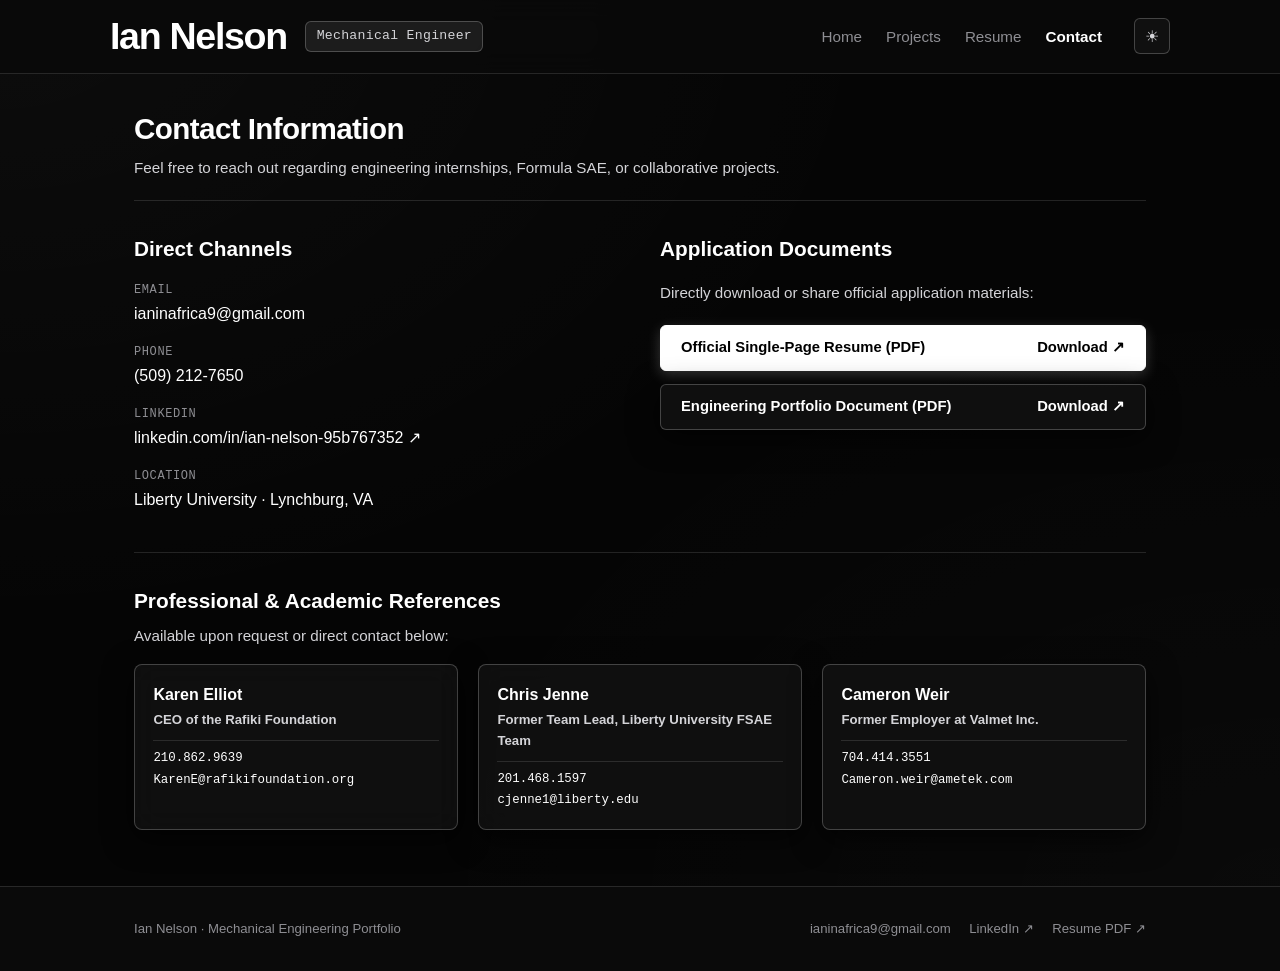
<file: contact.html>
<!DOCTYPE html>
<html lang="en">
<head>
  <meta charset="UTF-8">
  <meta name="viewport" content="width=device-width, initial-scale=1.0">
  <title>Contact | Ian Nelson - Mechanical Engineering</title>
  <meta name="description" content="Contact Ian Nelson - Mechanical Engineering student at Liberty University. Inquire about Summer 2027 internship opportunities.">
  <link rel="stylesheet" href="style.css">
</head>
<body>

  <!-- Top Navigation Header -->
  <header class="site-header">
    <div class="container header-inner">
      <div class="site-brand">
        <a href="index.html" class="brand-name">Ian Nelson</a>
        <span class="brand-tag">Mechanical Engineer</span>
      </div>

      <nav class="site-nav">
        <a href="index.html" class="nav-link">Home</a>
        <a href="projects.html" class="nav-link">Projects</a>
        <a href="resume.html" class="nav-link">Resume</a>
        <a href="contact.html" class="nav-link active">Contact</a>
        <button id="themeToggleBtn" class="theme-toggle-btn" aria-label="Toggle light/dark theme" title="Toggle Theme">&#9728;</button>
      </nav>
    </div>
  </header>

  <main class="container">
    <header class="page-top">
      <h1 class="page-title">Contact Information</h1>
      <p class="page-subtitle">Feel free to reach out regarding engineering internships, Formula SAE, or collaborative projects.</p>
    </header>

    <div class="contact-layout">
      
      <!-- Direct Contact Channels -->
      <div>
        <h2 style="font-family: var(--font-display); font-size: 1.3rem; font-weight: 700; color: var(--text-primary); margin-bottom: 1rem;">Direct Channels</h2>
        <div class="contact-channel-list">
          
          <div class="contact-channel">
            <span class="channel-label">Email</span>
            <a href="mailto:ianinafrica9@gmail.com" class="channel-val">ianinafrica9@gmail.com</a>
          </div>

          <div class="contact-channel">
            <span class="channel-label">Phone</span>
            <a href="tel:5092127650" class="channel-val">(509) 212-7650</a>
          </div>

          <div class="contact-channel">
            <span class="channel-label">LinkedIn</span>
            <a href="https://www.linkedin.com/in/ian-nelson-95b767352" target="_blank">linkedin.com/in/ian-nelson-95b767352 &#8599;</a>
          </div>

          <div class="contact-channel">
            <span class="channel-label">Location</span>
            <span class="channel-val">Liberty University &middot; Lynchburg, VA</span>
          </div>

        </div>
      </div>

      <!-- Application Documents -->
      <div>
        <h2 style="font-family: var(--font-display); font-size: 1.3rem; font-weight: 700; color: var(--text-primary); margin-bottom: 1rem;">Application Documents</h2>
        <p style="color: var(--text-secondary); font-size: 0.95rem; margin-bottom: 1.25rem;">
          Directly download or share official application materials:
        </p>

        <div style="display: flex; flex-direction: column; gap: 0.85rem;">
          <a href="assets/Ian_Nelson_Resume.pdf" target="_blank" class="btn btn-primary" style="justify-content: space-between;">
            <span>Official Single-Page Resume (PDF)</span>
            <span>Download &#8599;</span>
          </a>

          <a href="assets/Ian_Nelson_Engineering_Portfolio.pdf" target="_blank" class="btn btn-glass" style="justify-content: space-between;">
            <span>Engineering Portfolio Document (PDF)</span>
            <span>Download &#8599;</span>
          </a>
        </div>
      </div>

    </div>

    <!-- References Section -->
    <section class="references-row">
      <h2 style="font-family: var(--font-display); font-size: 1.3rem; font-weight: 700; color: var(--text-primary); margin-bottom: 0.4rem;">Professional &amp; Academic References</h2>
      <p style="color: var(--text-secondary); font-size: 0.95rem;">
        Available upon request or direct contact below:
      </p>

      <div class="references-3grid">
        <div class="reference-box">
          <div class="ref-person">Karen Elliot</div>
          <div class="ref-position">CEO of the Rafiki Foundation</div>
          <div class="ref-links" style="margin-top: 0.6rem;">
            <span><a href="tel:2108629639">210.862.9639</a></span>
            <span><a href="mailto:KarenE@rafikifoundation.org">KarenE@rafikifoundation.org</a></span>
          </div>
        </div>

        <div class="reference-box">
          <div class="ref-person">Chris Jenne</div>
          <div class="ref-position">Former Team Lead, Liberty University FSAE Team</div>
          <div class="ref-links" style="margin-top: 0.6rem;">
            <span><a href="tel:2014681597">201.468.1597</a></span>
            <span><a href="mailto:cjenne1@liberty.edu">cjenne1@liberty.edu</a></span>
          </div>
        </div>

        <div class="reference-box">
          <div class="ref-person">Cameron Weir</div>
          <div class="ref-position">Former Employer at Valmet Inc.</div>
          <div class="ref-links" style="margin-top: 0.6rem;">
            <span><a href="tel:7044143551">704.414.3551</a></span>
            <span><a href="mailto:Cameron.weir@ametek.com">Cameron.weir@ametek.com</a></span>
          </div>
        </div>
      </div>
    </section>

  </main>

  <!-- Footer -->
  <footer class="site-footer">
    <div class="container footer-inner">
      <div>Ian Nelson &middot; Mechanical Engineering Portfolio</div>
      <div class="footer-nav">
        <a href="mailto:ianinafrica9@gmail.com">ianinafrica9@gmail.com</a>
        <a href="https://www.linkedin.com/in/ian-nelson-95b767352" target="_blank">LinkedIn &#8599;</a>
        <a href="assets/Ian_Nelson_Resume.pdf" target="_blank">Resume PDF &#8599;</a>
      </div>
    </div>
  </footer>

  <script src="script.js"></script>
</body>
</html>
</file>
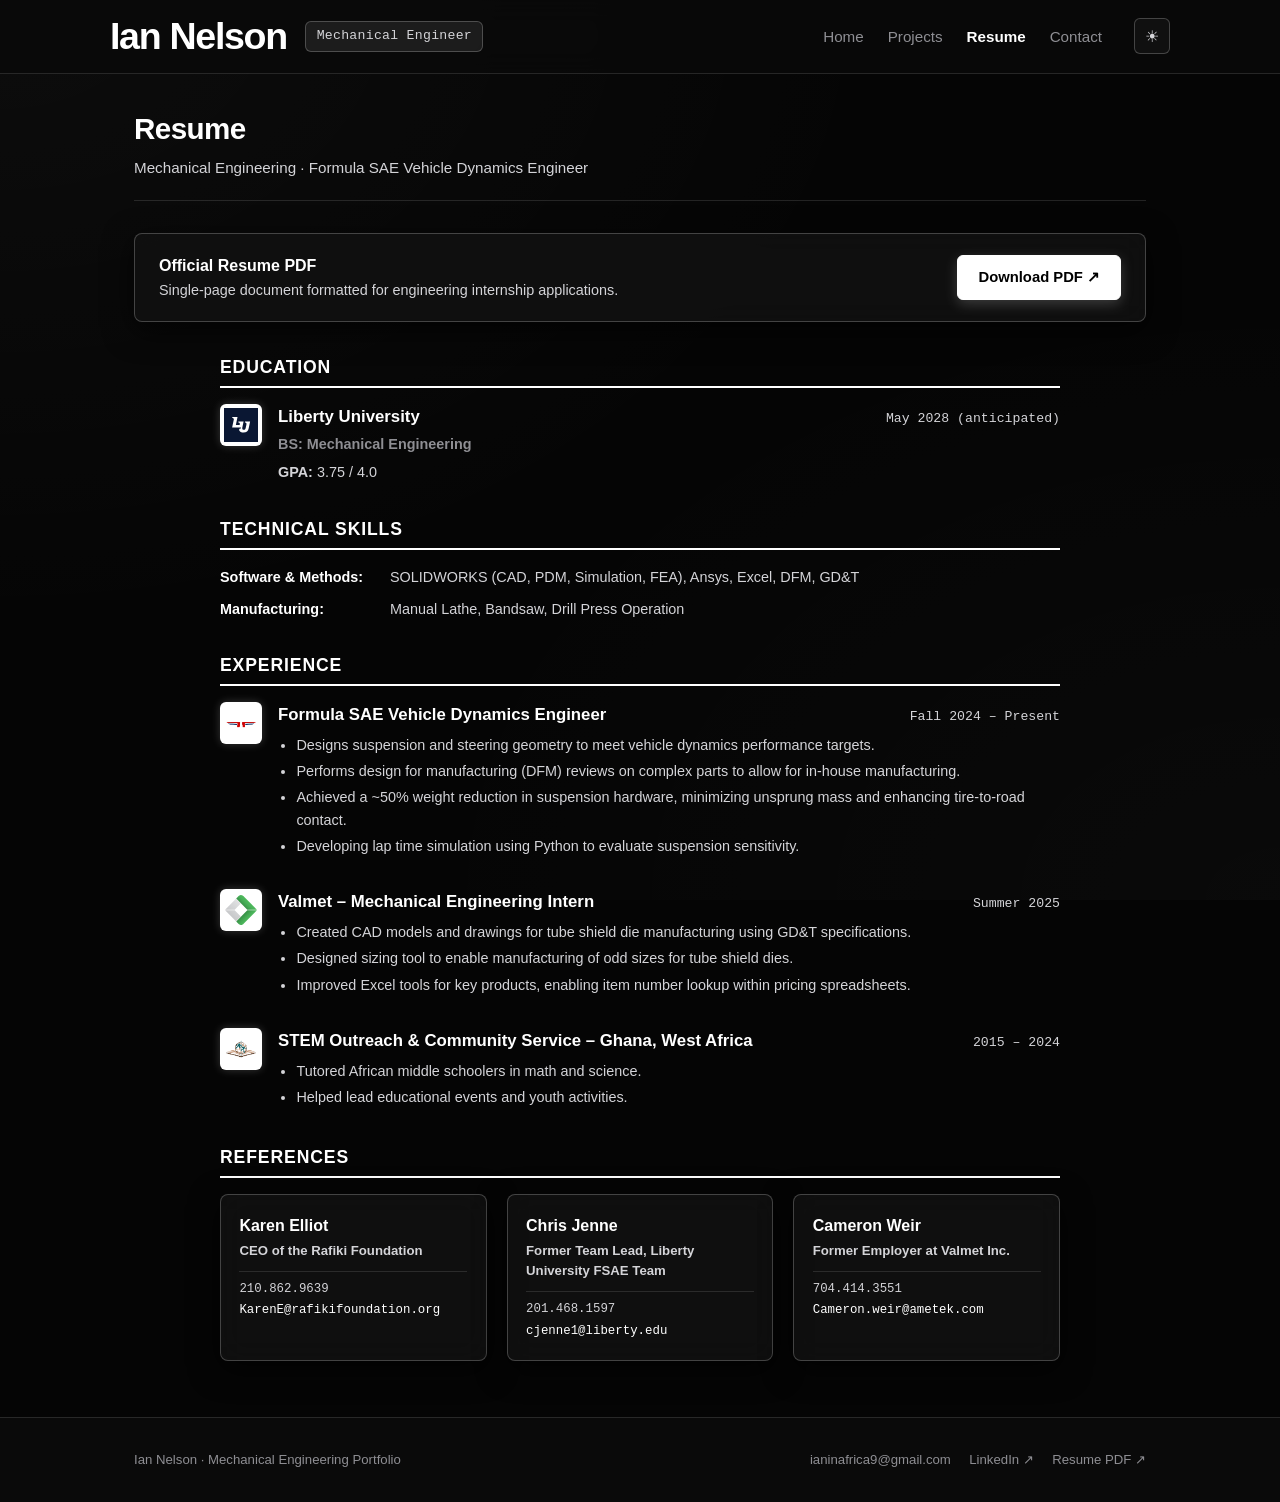
<file: resume.html>
<!DOCTYPE html>
<html lang="en">
<head>
  <meta charset="UTF-8">
  <meta name="viewport" content="width=device-width, initial-scale=1.0">
  <title>Resume | Ian Nelson - Mechanical Engineering</title>
  <meta name="description" content="Resume of Ian Nelson - Mechanical Engineering student at Liberty University. Formula SAE Vehicle Dynamics Engineer.">
  <link rel="stylesheet" href="style.css">
</head>
<body>

  <!-- Top Navigation Header -->
  <header class="site-header">
    <div class="container header-inner">
      <div class="site-brand">
        <a href="index.html" class="brand-name">Ian Nelson</a>
        <span class="brand-tag">Mechanical Engineer</span>
      </div>

      <nav class="site-nav">
        <a href="index.html" class="nav-link">Home</a>
        <a href="projects.html" class="nav-link">Projects</a>
        <a href="resume.html" class="nav-link active">Resume</a>
        <a href="contact.html" class="nav-link">Contact</a>
        <button id="themeToggleBtn" class="theme-toggle-btn" aria-label="Toggle light/dark theme" title="Toggle Theme">&#9728;</button>
      </nav>
    </div>
  </header>

  <main class="container">
    <header class="page-top">
      <h1 class="page-title">Resume</h1>
      <p class="page-subtitle">Mechanical Engineering &middot; Formula SAE Vehicle Dynamics Engineer</p>
    </header>

    <!-- Download Banner -->
    <div class="resume-download-banner">
      <div>
        <strong style="color: var(--text-primary);">Official Resume PDF</strong>
        <p>Single-page document formatted for engineering internship applications.</p>
      </div>
      <a href="assets/Ian_Nelson_Resume.pdf" target="_blank" class="btn btn-primary">
        Download PDF &#8599;
      </a>
    </div>

    <!-- Resume Container -->
    <div class="resume-wrap">

      <!-- Education -->
      <section class="resume-block">
        <h2 class="resume-block-title">Education</h2>
        <div class="resume-item" style="display: flex; gap: 1rem; align-items: flex-start;">
          <div style="width: 42px; height: 42px; min-width: 42px; background: #ffffff; border-radius: 6px; padding: 4px; display: flex; align-items: center; justify-content: center; box-shadow: 0 0 10px rgba(255,255,255,0.2);">
            <img src="assets/images/logos/liberty_university_logo.svg" alt="Liberty University" style="width: 100%; height: 100%; object-fit: contain;">
          </div>
          <div style="flex-grow: 1;">
            <div class="resume-item-head">
              <span class="resume-item-title">Liberty University</span>
              <span class="resume-item-date">May 2028 (anticipated)</span>
            </div>
            <div class="resume-item-sub">BS: Mechanical Engineering</div>
            <p style="font-size: 0.9rem; color: var(--text-secondary);">
              <strong>GPA:</strong> 3.75 / 4.0
            </p>
          </div>
        </div>
      </section>

      <!-- Technical Skills -->
      <section class="resume-block">
        <h2 class="resume-block-title">Technical Skills</h2>
        <div class="skills-compact-grid">
          <div class="skill-category">Software &amp; Methods:</div>
          <div class="skill-desc">SOLIDWORKS (CAD, PDM, Simulation, FEA), Ansys, Excel, DFM, GD&amp;T</div>

          <div class="skill-category">Manufacturing:</div>
          <div class="skill-desc">Manual Lathe, Bandsaw, Drill Press Operation</div>
        </div>
      </section>

      <!-- Experience -->
      <section class="resume-block">
        <h2 class="resume-block-title">Experience</h2>

        <!-- FSAE -->
        <div class="resume-item" style="display: flex; gap: 1rem; align-items: flex-start; margin-bottom: 1.75rem;">
          <div style="width: 42px; height: 42px; min-width: 42px; background: #ffffff; border-radius: 6px; padding: 4px; display: flex; align-items: center; justify-content: center; box-shadow: 0 0 10px rgba(255,255,255,0.2);">
            <img src="assets/images/logos/fsae_flames_racing_logo.png" alt="Flames Racing FSAE" style="width: 100%; height: 100%; object-fit: contain;">
          </div>
          <div style="flex-grow: 1;">
            <div class="resume-item-head">
              <span class="resume-item-title">Formula SAE Vehicle Dynamics Engineer</span>
              <span class="resume-item-date">Fall 2024 &ndash; Present</span>
            </div>
            <ul class="resume-item-bullets" style="margin-top: 0.35rem;">
              <li>Designs suspension and steering geometry to meet vehicle dynamics performance targets.</li>
              <li>Performs design for manufacturing (DFM) reviews on complex parts to allow for in-house manufacturing.</li>
              <li>Achieved a ~50% weight reduction in suspension hardware, minimizing unsprung mass and enhancing tire-to-road contact.</li>
              <li>Developing lap time simulation using Python to evaluate suspension sensitivity.</li>
            </ul>
          </div>
        </div>

        <!-- Valmet Internship -->
        <div class="resume-item" style="display: flex; gap: 1rem; align-items: flex-start; margin-bottom: 1.75rem;">
          <div style="width: 42px; height: 42px; min-width: 42px; background: #ffffff; border-radius: 6px; padding: 4px; display: flex; align-items: center; justify-content: center; box-shadow: 0 0 10px rgba(255,255,255,0.2);">
            <img src="assets/images/logos/valmet_diamond.svg" alt="Valmet Inc." style="width: 100%; height: 100%; object-fit: contain;">
          </div>
          <div style="flex-grow: 1;">
            <div class="resume-item-head">
              <span class="resume-item-title">Valmet &ndash; Mechanical Engineering Intern</span>
              <span class="resume-item-date">Summer 2025</span>
            </div>
            <ul class="resume-item-bullets" style="margin-top: 0.35rem;">
              <li>Created CAD models and drawings for tube shield die manufacturing using GD&amp;T specifications.</li>
              <li>Designed sizing tool to enable manufacturing of odd sizes for tube shield dies.</li>
              <li>Improved Excel tools for key products, enabling item number lookup within pricing spreadsheets.</li>
            </ul>
          </div>
        </div>

        <!-- Missionary / STEM Outreach Work -->
        <div class="resume-item" style="display: flex; gap: 1rem; align-items: flex-start;">
          <div style="width: 42px; height: 42px; min-width: 42px; background: #ffffff; border-radius: 6px; padding: 4px; display: flex; align-items: center; justify-content: center; box-shadow: 0 0 10px rgba(255,255,255,0.2);">
            <img src="assets/images/logos/rafiki_emblem.png" alt="The Rafiki Foundation" style="width: 100%; height: 100%; object-fit: contain;">
          </div>
          <div style="flex-grow: 1;">
            <div class="resume-item-head">
              <span class="resume-item-title">STEM Outreach &amp; Community Service &ndash; Ghana, West Africa</span>
              <span class="resume-item-date">2015 &ndash; 2024</span>
            </div>
            <ul class="resume-item-bullets" style="margin-top: 0.35rem;">
              <li>Tutored African middle schoolers in math and science.</li>
              <li>Helped lead educational events and youth activities.</li>
            </ul>
          </div>
        </div>
      </section>

      <!-- References Section -->
      <section class="resume-block">
        <h2 class="resume-block-title">References</h2>
        <div class="references-3grid">
          <div class="reference-box">
            <div class="ref-person">Karen Elliot</div>
            <div class="ref-position">CEO of the Rafiki Foundation</div>
            <div class="ref-links" style="margin-top: 0.6rem;">
              <span>210.862.9639</span>
              <span><a href="mailto:KarenE@rafikifoundation.org">KarenE@rafikifoundation.org</a></span>
            </div>
          </div>

          <div class="reference-box">
            <div class="ref-person">Chris Jenne</div>
            <div class="ref-position">Former Team Lead, Liberty University FSAE Team</div>
            <div class="ref-links" style="margin-top: 0.6rem;">
              <span>201.468.1597</span>
              <span><a href="mailto:cjenne1@liberty.edu">cjenne1@liberty.edu</a></span>
            </div>
          </div>

          <div class="reference-box">
            <div class="ref-person">Cameron Weir</div>
            <div class="ref-position">Former Employer at Valmet Inc.</div>
            <div class="ref-links" style="margin-top: 0.6rem;">
              <span>704.414.3551</span>
              <span><a href="mailto:Cameron.weir@ametek.com">Cameron.weir@ametek.com</a></span>
            </div>
          </div>
        </div>
      </section>

    </div>
  </main>

  <!-- Footer -->
  <footer class="site-footer">
    <div class="container footer-inner">
      <div>Ian Nelson &middot; Mechanical Engineering Portfolio</div>
      <div class="footer-nav">
        <a href="mailto:ianinafrica9@gmail.com">ianinafrica9@gmail.com</a>
        <a href="https://www.linkedin.com/in/ian-nelson-95b767352" target="_blank">LinkedIn &#8599;</a>
        <a href="assets/Ian_Nelson_Resume.pdf" target="_blank">Resume PDF &#8599;</a>
      </div>
    </div>
  </footer>

  <script src="script.js"></script>
</body>
</html>
</file>
<file: style.css>
/* ==========================================================================
   Ian Nelson Engineering Portfolio - Monochrome Black & White Theme
   Aesthetics: Minimalist High-Contrast Monochrome, Crisp White Borders, Sleek Typography
   ========================================================================== */

:root {
  /* Monochrome Dark Mode (Default) */
  --bg-space: #050505;
  --bg-primary: #0a0a0a;
  --bg-surface: rgba(18, 18, 18, 0.85);
  --bg-surface-elevated: rgba(28, 28, 28, 0.95);
  --bg-card: rgba(18, 18, 18, 0.8);
  --bg-card-hover: rgba(26, 26, 26, 0.95);
  --bg-tag: rgba(255, 255, 255, 0.08);

  /* Monochrome Borders */
  --border-subtle: rgba(255, 255, 255, 0.12);
  --border-card: rgba(255, 255, 255, 0.22);
  --border-glow: #ffffff;
  --border-active: #ffffff;

  /* Monochrome Accents */
  --accent-primary: #ffffff;
  --accent-secondary: #e4e4e7;
  --accent-muted: #a1a1aa;

  /* Text */
  --text-primary: #ffffff;
  --text-secondary: #d4d4d8;
  --text-muted: #8e8e93;

  /* Typography */
  --font-sans: 'Inter', -apple-system, BlinkMacSystemFont, 'Segoe UI', Roboto, sans-serif;
  --font-mono: 'JetBrains Mono', 'SFMono-Regular', Consolas, Menlo, monospace;
  --font-display: 'Montserrat', -apple-system, BlinkMacSystemFont, sans-serif;

  /* Shadows & Glows */
  --glass-blur: blur(14px);
  --shadow-glass: 0 8px 30px rgba(0, 0, 0, 0.7);
  --shadow-glow: 0 0 16px rgba(255, 255, 255, 0.28);
  --shadow-glow-hover: 0 0 24px rgba(255, 255, 255, 0.45);
  --radius-sm: 6px;
  --radius-md: 8px;
  --radius-lg: 12px;
  --max-width: 1060px;
}

/* Light Theme Mode */
body.light-theme {
  --bg-space: #fcfcfc;
  --bg-primary: #ffffff;
  --bg-surface: rgba(245, 245, 245, 0.9);
  --bg-surface-elevated: rgba(235, 235, 235, 0.95);
  --bg-card: rgba(255, 255, 255, 0.9);
  --bg-card-hover: #ffffff;
  --bg-tag: rgba(0, 0, 0, 0.06);
  --border-subtle: rgba(0, 0, 0, 0.12);
  --border-card: rgba(0, 0, 0, 0.25);
  --border-glow: #000000;
  --border-active: #000000;
  --accent-primary: #000000;
  --accent-secondary: #27272a;
  --accent-muted: #52525b;
  --text-primary: #000000;
  --text-secondary: #27272a;
  --text-muted: #71717a;
  --shadow-glass: 0 6px 24px rgba(0, 0, 0, 0.08);
  --shadow-glow: 0 0 14px rgba(0, 0, 0, 0.15);
}

/* Reset & Base Setup */
*, *::before, *::after {
  box-sizing: border-box;
  margin: 0;
  padding: 0;
}

html {
  scroll-behavior: smooth;
}

body {
  background-color: var(--bg-space);
  background-image: 
    radial-gradient(at 0% 0%, rgba(255, 255, 255, 0.03) 0px, transparent 50%),
    radial-gradient(at 100% 100%, rgba(255, 255, 255, 0.02) 0px, transparent 50%);
  background-attachment: fixed;
  color: var(--text-primary);
  font-family: var(--font-sans);
  line-height: 1.55;
  font-size: 16px;
  -webkit-font-smoothing: antialiased;
  min-height: 100vh;
}

a {
  color: var(--accent-primary);
  text-decoration: none;
  transition: all 0.2s ease;
}

a:hover {
  color: var(--accent-secondary);
}

.container {
  max-width: var(--max-width);
  margin: 0 auto;
  padding: 0 1.5rem;
}

/* ==========================================================================
   Header & Navbar
   ========================================================================== */
.site-header {
  position: sticky;
  top: 0;
  z-index: 100;
  background: rgba(10, 10, 10, 0.88);
  backdrop-filter: var(--glass-blur);
  -webkit-backdrop-filter: var(--glass-blur);
  border-bottom: 1px solid var(--border-subtle);
  transition: all 0.2s ease;
}

body.light-theme .site-header {
  background: rgba(255, 255, 255, 0.9);
}

.header-inner {
  display: flex;
  justify-content: space-between;
  align-items: center;
  padding: 1.1rem 0;
}

.site-brand {
  display: flex;
  align-items: baseline;
  gap: 1.15rem;
  flex-wrap: wrap;
}

.brand-name {
  font-family: var(--font-display);
  font-weight: 900;
  font-size: 2.35rem;
  color: var(--text-primary);
  letter-spacing: -0.035em;
  line-height: 1;
  display: inline-flex;
  align-items: center;
}

.brand-name:hover {
  color: var(--text-primary);
  text-decoration: none;
}

.brand-tag {
  font-size: 0.825rem;
  font-family: var(--font-mono);
  color: var(--text-secondary);
  background: var(--bg-tag);
  border: 1px solid var(--border-card);
  padding: 0.25rem 0.65rem;
  border-radius: var(--radius-sm);
  letter-spacing: 0.02em;
  white-space: nowrap;
  align-self: center;
}

.brand-subtitle {
  display: none;
}

.status-dot {
  display: none;
}

.site-nav {
  display: flex;
  align-items: center;
  gap: 1.5rem;
}

.nav-link {
  font-size: 0.95rem;
  font-weight: 500;
  color: var(--text-muted);
  padding: 0.25rem 0;
  border: none;
  background: transparent;
  transition: color 0.15s ease, font-weight 0.15s ease;
}

.nav-link:hover {
  color: #ffffff;
  font-weight: 700;
  background: transparent;
  border: none;
  text-decoration: none;
}

.nav-link.active {
  color: #ffffff;
  font-weight: 700;
  background: transparent;
  border: none;
}

body.light-theme .nav-link {
  color: #71717a;
}

body.light-theme .nav-link:hover,
body.light-theme .nav-link.active {
  color: #000000;
  font-weight: 700;
}

.theme-toggle-btn {
  background: var(--bg-surface);
  border: 1px solid var(--border-card);
  color: var(--text-secondary);
  border-radius: var(--radius-sm);
  width: 36px;
  height: 36px;
  display: flex;
  align-items: center;
  justify-content: center;
  cursor: pointer;
  font-size: 1rem;
  transition: all 0.2s ease;
  margin-left: 0.5rem;
}

.theme-toggle-btn:hover {
  color: var(--text-primary);
  border-color: var(--border-glow);
  box-shadow: var(--shadow-glow);
}

/* ==========================================================================
   Hero Section (with atmospheric background photo focused on race car)
   ========================================================================== */
.home-hero {
  position: relative;
  padding: 4rem 0 3.25rem;
  background-image: 
    linear-gradient(180deg, rgba(5, 5, 5, 0.62) 0%, rgba(5, 5, 5, 0.82) 65%, var(--bg-space) 100%),
    url('assets/images/fsae_activity/fsae_action_14.jpg');
  background-size: cover;
  background-position: center 68%;
  border-bottom: 1px solid var(--border-subtle);
}

body.light-theme .home-hero {
  background-image: 
    linear-gradient(180deg, rgba(255, 255, 255, 0.72) 0%, rgba(255, 255, 255, 0.90) 100%),
    url('assets/images/fsae_activity/fsae_action_14.jpg');
  background-position: center 68%;
}

.home-grid {
  max-width: 860px;
  position: relative;
  z-index: 2;
}

.home-intro h1 {
  font-family: var(--font-display);
  font-size: 2.2rem;
  font-weight: 800;
  line-height: 1.25;
  color: var(--text-primary);
  margin-bottom: 1.25rem;
  letter-spacing: -0.025em;
}

.home-bio {
  color: var(--text-secondary);
  font-size: 1.025rem;
  line-height: 1.7;
  margin-bottom: 1.75rem;
}

.home-bio p {
  margin-bottom: 0.75rem;
}

.home-bio strong {
  color: var(--text-primary);
}

.home-actions {
  display: flex;
  flex-wrap: wrap;
  gap: 0.75rem;
}

/* Monochrome Buttons */
.btn {
  display: inline-flex;
  align-items: center;
  gap: 0.45rem;
  padding: 0.65rem 1.25rem;
  border-radius: var(--radius-sm);
  font-size: 0.925rem;
  font-weight: 600;
  text-decoration: none;
  cursor: pointer;
  transition: all 0.2s ease;
  border: 1px solid transparent;
}

.btn-primary {
  background: #ffffff;
  color: #000000;
  border-color: #ffffff;
  box-shadow: 0 4px 14px rgba(255, 255, 255, 0.2);
}

.btn-primary:hover {
  background: #000000;
  color: #ffffff;
  border-color: #ffffff;
  box-shadow: var(--shadow-glow-hover);
  transform: translateY(-1px);
  text-decoration: none;
}

body.light-theme .btn-primary {
  background: #000000;
  color: #ffffff;
  border-color: #000000;
}

body.light-theme .btn-primary:hover {
  background: #ffffff;
  color: #000000;
  border-color: #000000;
}

.btn-glass {
  background: var(--bg-surface);
  backdrop-filter: var(--glass-blur);
  color: var(--text-primary);
  border-color: var(--border-card);
  box-shadow: var(--shadow-glass);
}

.btn-glass:hover {
  background: var(--bg-surface-elevated);
  border-color: var(--border-glow);
  box-shadow: var(--shadow-glow);
  color: var(--text-primary);
  transform: translateY(-1px);
  text-decoration: none;
}

/* ==========================================================================
   Home Section: Featured Projects
   ========================================================================== */
.home-section {
  padding: 3rem 0;
  border-top: 1px solid var(--border-subtle);
}

.section-head-row {
  display: flex;
  justify-content: space-between;
  align-items: baseline;
  margin-bottom: 1.5rem;
}

.section-title {
  font-family: var(--font-display);
  font-size: 1.45rem;
  font-weight: 700;
  color: var(--text-primary);
}

.view-more-link {
  font-size: 0.875rem;
  font-weight: 600;
  color: var(--text-primary);
}

.featured-grid {
  display: grid;
  grid-template-columns: repeat(3, 1fr);
  gap: 1.25rem;
}

.nomad-card {
  background: var(--bg-card);
  backdrop-filter: var(--glass-blur);
  border: 1px solid var(--border-card);
  border-radius: var(--radius-md);
  overflow: hidden;
  display: flex;
  flex-direction: column;
  transition: all 0.25s ease;
  box-shadow: var(--shadow-glass);
  text-decoration: none;
  color: inherit;
}

.nomad-card:hover {
  border-color: var(--border-glow);
  box-shadow: var(--shadow-glow-hover);
  transform: translateY(-3px);
  text-decoration: none;
  color: inherit;
}

.nomad-card-img {
  height: 180px;
  background: #000000;
  overflow: hidden;
  display: flex;
  align-items: center;
  justify-content: center;
  border-bottom: 1px solid var(--border-subtle);
}

.nomad-card-img img {
  width: 100%;
  height: 100%;
  object-fit: contain;
  padding: 0.5rem;
  background: #080808;
  transition: transform 0.3s ease;
}

.nomad-card:hover .nomad-card-img img {
  transform: scale(1.04);
}

.nomad-card-body {
  padding: 1.15rem;
  display: flex;
  flex-direction: column;
  flex-grow: 1;
}

.tag-list {
  display: flex;
  flex-wrap: wrap;
  gap: 0.35rem;
  margin-bottom: 0.6rem;
}

.tech-tag {
  font-size: 0.725rem;
  font-family: var(--font-mono);
  background: var(--bg-tag);
  color: var(--text-primary);
  padding: 0.15rem 0.5rem;
  border-radius: var(--radius-sm);
  border: 1px solid var(--border-card);
}

.nomad-card-title {
  font-size: 1.05rem;
  font-weight: 700;
  color: var(--text-primary);
  margin-bottom: 0.4rem;
  line-height: 1.35;
}

.nomad-card-desc {
  font-size: 0.875rem;
  color: var(--text-secondary);
  line-height: 1.55;
  margin-bottom: 1rem;
  flex-grow: 1;
}

.nomad-card-link {
  font-size: 0.85rem;
  font-weight: 600;
  color: var(--text-primary);
  display: inline-flex;
  align-items: center;
  gap: 0.35rem;
}

/* ==========================================================================
   Vertical Timeline (Career & Education) with Logos & Photo Backdrops
   ========================================================================== */
.vertical-timeline {
  position: relative;
  padding-left: 2rem;
  margin: 1.5rem 0 0.5rem;
}

.vertical-timeline::before {
  content: "";
  position: absolute;
  top: 15px;
  bottom: 15px;
  left: 23px;
  width: 2px;
  background: rgba(255, 255, 255, 0.18);
}

body.light-theme .vertical-timeline::before {
  background: rgba(0, 0, 0, 0.15);
}

.timeline-item {
  position: relative;
  margin-bottom: 2rem;
  display: flex;
  align-items: flex-start;
  gap: 1.5rem;
}

.timeline-item:last-child {
  margin-bottom: 0;
}

/* Timeline Logo Node */
.timeline-logo-node {
  width: 48px;
  height: 48px;
  min-width: 48px;
  border-radius: var(--radius-md);
  background: #ffffff;
  border: 2px solid #ffffff;
  display: flex;
  align-items: center;
  justify-content: center;
  padding: 5px;
  box-shadow: 0 0 14px rgba(255, 255, 255, 0.3);
  z-index: 2;
  transition: all 0.25s ease;
  overflow: hidden;
}

.timeline-item:hover .timeline-logo-node {
  box-shadow: 0 0 20px rgba(255, 255, 255, 0.7);
  transform: scale(1.08);
}

.timeline-logo-node img {
  width: 100%;
  height: 100%;
  object-fit: contain;
  display: block;
}

/* Timeline Content Card */
.timeline-card {
  flex-grow: 1;
  background: var(--bg-card);
  backdrop-filter: var(--glass-blur);
  border: 1px solid var(--border-card);
  border-radius: var(--radius-md);
  padding: 1.25rem 1.5rem;
  transition: all 0.25s ease;
  box-shadow: var(--shadow-glass);
  position: relative;
  overflow: hidden;
}

.timeline-card:hover {
  border-color: var(--border-glow);
  box-shadow: var(--shadow-glow);
}

/* Timeline card FSAE */
.timeline-card-fsae {
  background: var(--bg-card);
}

body.light-theme .timeline-card-fsae {
  background: var(--bg-card);
}

.timeline-head {
  display: flex;
  justify-content: space-between;
  align-items: baseline;
  margin-bottom: 0.25rem;
}

.timeline-role {
  font-size: 1.08rem;
  font-weight: 700;
  color: var(--text-primary);
}

.timeline-period {
  font-family: var(--font-mono);
  font-size: 0.825rem;
  color: var(--text-secondary);
  background: var(--bg-tag);
  padding: 0.15rem 0.55rem;
  border-radius: 4px;
  border: 1px solid var(--border-subtle);
}

.timeline-org {
  font-size: 0.9rem;
  color: var(--text-muted);
  font-weight: 500;
  margin-bottom: 0.5rem;
}

.timeline-desc {
  font-size: 0.9rem;
  color: var(--text-secondary);
  line-height: 1.55;
}

.timeline-desc strong {
  color: var(--text-primary);
}

/* ==========================================================================
   Subpages Common Layout
   ========================================================================== */
.page-top {
  padding: 2rem 0 1.25rem;
  border-bottom: 1px solid var(--border-subtle);
  margin-bottom: 2rem;
}

.page-title {
  font-family: var(--font-display);
  font-size: 1.85rem;
  font-weight: 800;
  color: var(--text-primary);
  margin-bottom: 0.3rem;
  letter-spacing: -0.02em;
}

.page-subtitle {
  font-size: 0.95rem;
  color: var(--text-secondary);
}

/* ==========================================================================
   Projects Subpage
   ========================================================================== */
.project-entry {
  padding-bottom: 2rem;
  margin-bottom: 2rem;
  border-bottom: 1px solid var(--border-subtle);
}

.project-entry:last-child {
  border-bottom: none;
  padding-bottom: 0.5rem;
  margin-bottom: 0.5rem;
}

.project-entry-title {
  font-family: var(--font-display);
  font-size: 1.5rem;
  font-weight: 700;
  color: var(--text-primary);
  margin-bottom: 0.2rem;
}

.project-entry-meta {
  font-size: 0.825rem;
  font-family: var(--font-mono);
  color: var(--text-secondary);
  margin-bottom: 0.85rem;
}

.project-entry-meta span:not(:last-child)::after {
  content: " \00b7 ";
  margin: 0 0.35rem;
  color: var(--text-muted);
}

.project-split-grid {
  display: grid;
  grid-template-columns: 0.88fr 1.12fr;
  gap: 1.75rem;
  align-items: start;
}

.project-details h4 {
  font-size: 0.95rem;
  font-weight: 700;
  color: var(--text-primary);
  margin: 0.7rem 0 0.2rem;
}

.project-details h4:first-child {
  margin-top: 0;
}

.project-details p {
  color: var(--text-secondary);
  font-size: 0.925rem;
  margin-bottom: 0.45rem;
  line-height: 1.5;
}

.project-details ul {
  list-style: square;
  margin-left: 1.15rem;
  margin-bottom: 0.45rem;
  color: var(--text-secondary);
  font-size: 0.9rem;
  line-height: 1.5;
}

.project-details li {
  margin-bottom: 0.25rem;
}

.project-details strong {
  color: var(--text-primary);
}

.project-visuals {
  display: flex;
  flex-direction: column;
  gap: 0.65rem;
}

.visual-frame {
  border: 1px solid var(--border-card);
  background: var(--bg-card);
  backdrop-filter: var(--glass-blur);
  border-radius: var(--radius-md);
  overflow: hidden;
  box-shadow: var(--shadow-glass);
  transition: all 0.2s ease;
  display: flex;
  flex-direction: column;
}

.visual-frame:hover {
  border-color: var(--border-glow);
  box-shadow: var(--shadow-glow);
}

.visual-frame img {
  width: 100%;
  height: auto;
  min-height: 150px;
  max-height: 230px;
  object-fit: contain;
  display: block;
  cursor: pointer;
  background: #000000;
  padding: 0.25rem;
  transition: transform 0.2s ease;
}

.visual-frame:hover img {
  transform: scale(1.02);
}

.visual-caption {
  padding: 0.35rem 0.6rem;
  font-size: 0.75rem;
  font-family: var(--font-mono);
  color: var(--text-muted);
  border-top: 1px solid var(--border-subtle);
  background: var(--bg-surface);
  text-align: center;
  line-height: 1.3;
}

.side-grid-2 {
  display: grid;
  grid-template-columns: 1fr 1fr;
  gap: 0.65rem;
}

.highlight-card {
  background: var(--bg-card);
  backdrop-filter: var(--glass-blur);
  border: 1px solid var(--border-card);
  border-radius: var(--radius-md);
  padding: 1.35rem 1.5rem;
  box-shadow: var(--shadow-glass);
  transition: all 0.25s ease;
  height: 100%;
}

.highlight-card:hover {
  border-color: var(--border-glow);
  box-shadow: var(--shadow-glow);
}

.highlight-card-head {
  display: flex;
  align-items: center;
  gap: 0.75rem;
  margin-bottom: 0.75rem;
  padding-bottom: 0.5rem;
  border-bottom: 1px solid var(--border-subtle);
}

.highlight-card-logo {
  width: 32px;
  height: 32px;
  min-width: 32px;
  background: #ffffff;
  border-radius: var(--radius-sm);
  padding: 3px;
  display: flex;
  align-items: center;
  justify-content: center;
  box-shadow: 0 0 8px rgba(255, 255, 255, 0.25);
}

.highlight-card-logo img {
  width: 100%;
  height: 100%;
  object-fit: contain;
}

.highlight-card-title {
  font-family: var(--font-display);
  font-size: 1.05rem;
  font-weight: 700;
  color: var(--text-primary);
  margin: 0;
}

.highlight-card-list {
  list-style: square;
  margin-left: 1.15rem;
  color: var(--text-secondary);
  font-size: 0.9rem;
  line-height: 1.6;
}

.highlight-card-list li {
  margin-bottom: 0.35rem;
}

/* ==========================================================================
   Resume Subpage
   ========================================================================== */
.resume-download-banner {
  display: flex;
  justify-content: space-between;
  align-items: center;
  background: var(--bg-card);
  backdrop-filter: var(--glass-blur);
  border: 1px solid var(--border-card);
  border-radius: var(--radius-md);
  padding: 1.25rem 1.5rem;
  margin-bottom: 2rem;
  box-shadow: var(--shadow-glass);
  transition: all 0.2s ease;
}

.resume-download-banner:hover {
  border-color: var(--border-glow);
  box-shadow: var(--shadow-glow);
}

.resume-download-banner p {
  font-size: 0.9rem;
  color: var(--text-secondary);
}

.resume-wrap {
  max-width: 840px;
  margin: 0 auto;
}

.resume-block {
  margin-bottom: 2rem;
}

.resume-block-title {
  font-family: var(--font-display);
  font-size: 1.1rem;
  font-weight: 700;
  text-transform: uppercase;
  letter-spacing: 0.05em;
  color: var(--text-primary);
  border-bottom: 2px solid #ffffff;
  padding-bottom: 0.3rem;
  margin-bottom: 1rem;
}

body.light-theme .resume-block-title {
  border-bottom-color: #000000;
}

.resume-item {
  margin-bottom: 1.25rem;
}

.resume-item-head {
  display: flex;
  justify-content: space-between;
  align-items: baseline;
  margin-bottom: 0.15rem;
}

.resume-item-title {
  font-weight: 700;
  font-size: 1.05rem;
  color: var(--text-primary);
}

.resume-item-date {
  font-family: var(--font-mono);
  font-size: 0.825rem;
  color: var(--text-secondary);
}

.resume-item-sub {
  font-size: 0.9rem;
  font-weight: 600;
  color: var(--text-muted);
  margin-bottom: 0.4rem;
}

.resume-item-bullets {
  list-style: disc;
  margin-left: 1.15rem;
  color: var(--text-secondary);
  font-size: 0.9rem;
}

.resume-item-bullets li {
  margin-bottom: 0.25rem;
}

.skills-compact-grid {
  display: grid;
  grid-template-columns: 150px 1fr;
  gap: 0.6rem 1.25rem;
  font-size: 0.9rem;
}

.skill-category {
  font-weight: 600;
  color: var(--text-primary);
}

.skill-desc {
  color: var(--text-secondary);
}

/* ==========================================================================
   Contact Subpage
   ========================================================================== */
.contact-layout {
  display: grid;
  grid-template-columns: 1fr 1fr;
  gap: 2.5rem;
  margin-bottom: 2.5rem;
}

.contact-channel-list {
  display: flex;
  flex-direction: column;
  gap: 1rem;
  margin-top: 0.75rem;
}

.contact-channel {
  display: flex;
  flex-direction: column;
}

.channel-label {
  font-size: 0.75rem;
  font-family: var(--font-mono);
  text-transform: uppercase;
  letter-spacing: 0.05em;
  color: var(--text-muted);
  margin-bottom: 0.15rem;
}

.channel-val {
  font-size: 1rem;
  font-weight: 500;
  color: var(--text-primary);
}

.references-row {
  border-top: 1px solid var(--border-subtle);
  padding-top: 2rem;
}

.references-3grid {
  display: grid;
  grid-template-columns: repeat(3, 1fr);
  gap: 1.25rem;
  margin-top: 1rem;
}

.reference-box {
  background: var(--bg-card);
  backdrop-filter: var(--glass-blur);
  border: 1px solid var(--border-card);
  border-radius: var(--radius-md);
  padding: 1.15rem;
  box-shadow: var(--shadow-glass);
  transition: all 0.25s ease;
}

.reference-box:hover {
  border-color: var(--border-glow);
  box-shadow: var(--shadow-glow);
}

.ref-person {
  font-weight: 700;
  font-size: 1rem;
  color: var(--text-primary);
  margin-bottom: 0.15rem;
}

.ref-position {
  font-size: 0.825rem;
  font-weight: 600;
  color: var(--text-secondary);
}

.ref-place {
  font-size: 0.775rem;
  color: var(--text-muted);
  margin-bottom: 0.6rem;
}

.ref-links {
  font-size: 0.775rem;
  font-family: var(--font-mono);
  color: var(--text-secondary);
  display: flex;
  flex-direction: column;
  gap: 0.15rem;
  border-top: 1px solid var(--border-subtle);
  padding-top: 0.5rem;
}

/* ==========================================================================
   Footer
   ========================================================================== */
.site-footer {
  border-top: 1px solid var(--border-subtle);
  padding: 2rem 0;
  margin-top: 3.5rem;
  background: var(--bg-primary);
}

.footer-inner {
  display: flex;
  justify-content: space-between;
  align-items: center;
  font-size: 0.825rem;
  color: var(--text-muted);
}

.footer-nav {
  display: flex;
  gap: 1.15rem;
}

.footer-nav a {
  color: var(--text-muted);
}

.footer-nav a:hover {
  color: var(--text-primary);
}

/* Lightbox Modal */
.lightbox-overlay {
  position: fixed;
  top: 0;
  left: 0;
  width: 100vw;
  height: 100vh;
  background: rgba(0, 0, 0, 0.95);
  display: none;
  align-items: center;
  justify-content: center;
  z-index: 1000;
  padding: 2rem;
  backdrop-filter: blur(8px);
}

.lightbox-overlay.active {
  display: flex;
}

.lightbox-content {
  background: var(--bg-surface);
  border: 1px solid var(--border-card);
  border-radius: var(--radius-md);
  max-width: 900px;
  width: 100%;
  max-height: 90vh;
  overflow: hidden;
  position: relative;
  display: flex;
  flex-direction: column;
  box-shadow: 0 20px 40px rgba(0, 0, 0, 0.9);
}

.lightbox-img-box {
  background: #000000;
  display: flex;
  align-items: center;
  justify-content: center;
  max-height: 75vh;
  overflow: hidden;
}

.lightbox-img-box img {
  max-width: 100%;
  max-height: 75vh;
  object-fit: contain;
}

.lightbox-caption {
  padding: 0.85rem 1.15rem;
  font-size: 0.875rem;
  color: var(--text-primary);
  background: var(--bg-surface);
  border-top: 1px solid var(--border-subtle);
}

.lightbox-close-btn {
  position: absolute;
  top: 0.75rem;
  right: 0.75rem;
  width: 32px;
  height: 32px;
  background: rgba(0, 0, 0, 0.8);
  border: 1px solid var(--border-card);
  color: #ffffff;
  border-radius: var(--radius-sm);
  cursor: pointer;
  font-size: 1.2rem;
  display: flex;
  align-items: center;
  justify-content: center;
  transition: all 0.2s ease;
}

.lightbox-close-btn:hover {
  background: #ffffff;
  color: #000000;
  border-color: #ffffff;
}

/* Responsive */
@media (max-width: 900px) {
  .featured-grid {
    grid-template-columns: 1fr;
  }
  .project-split-grid {
    grid-template-columns: 1fr;
  }
}

@media (max-width: 768px) {
  .vertical-timeline {
    padding-left: 0;
  }

  .vertical-timeline::before {
    left: 20px;
  }

  .timeline-item {
    gap: 1rem;
  }

  .timeline-logo-node {
    width: 42px;
    height: 42px;
    min-width: 42px;
  }

  .timeline-head {
    flex-direction: column;
    gap: 0.35rem;
  }

  .references-3grid,
  .contact-layout {
    grid-template-columns: 1fr;
  }

  .header-inner {
    flex-wrap: wrap;
    gap: 0.75rem;
  }

  .site-nav {
    flex-wrap: wrap;
    gap: 0.75rem;
  }

  .footer-inner {
    flex-direction: column;
    gap: 0.75rem;
    text-align: center;
  }
}
</file>
